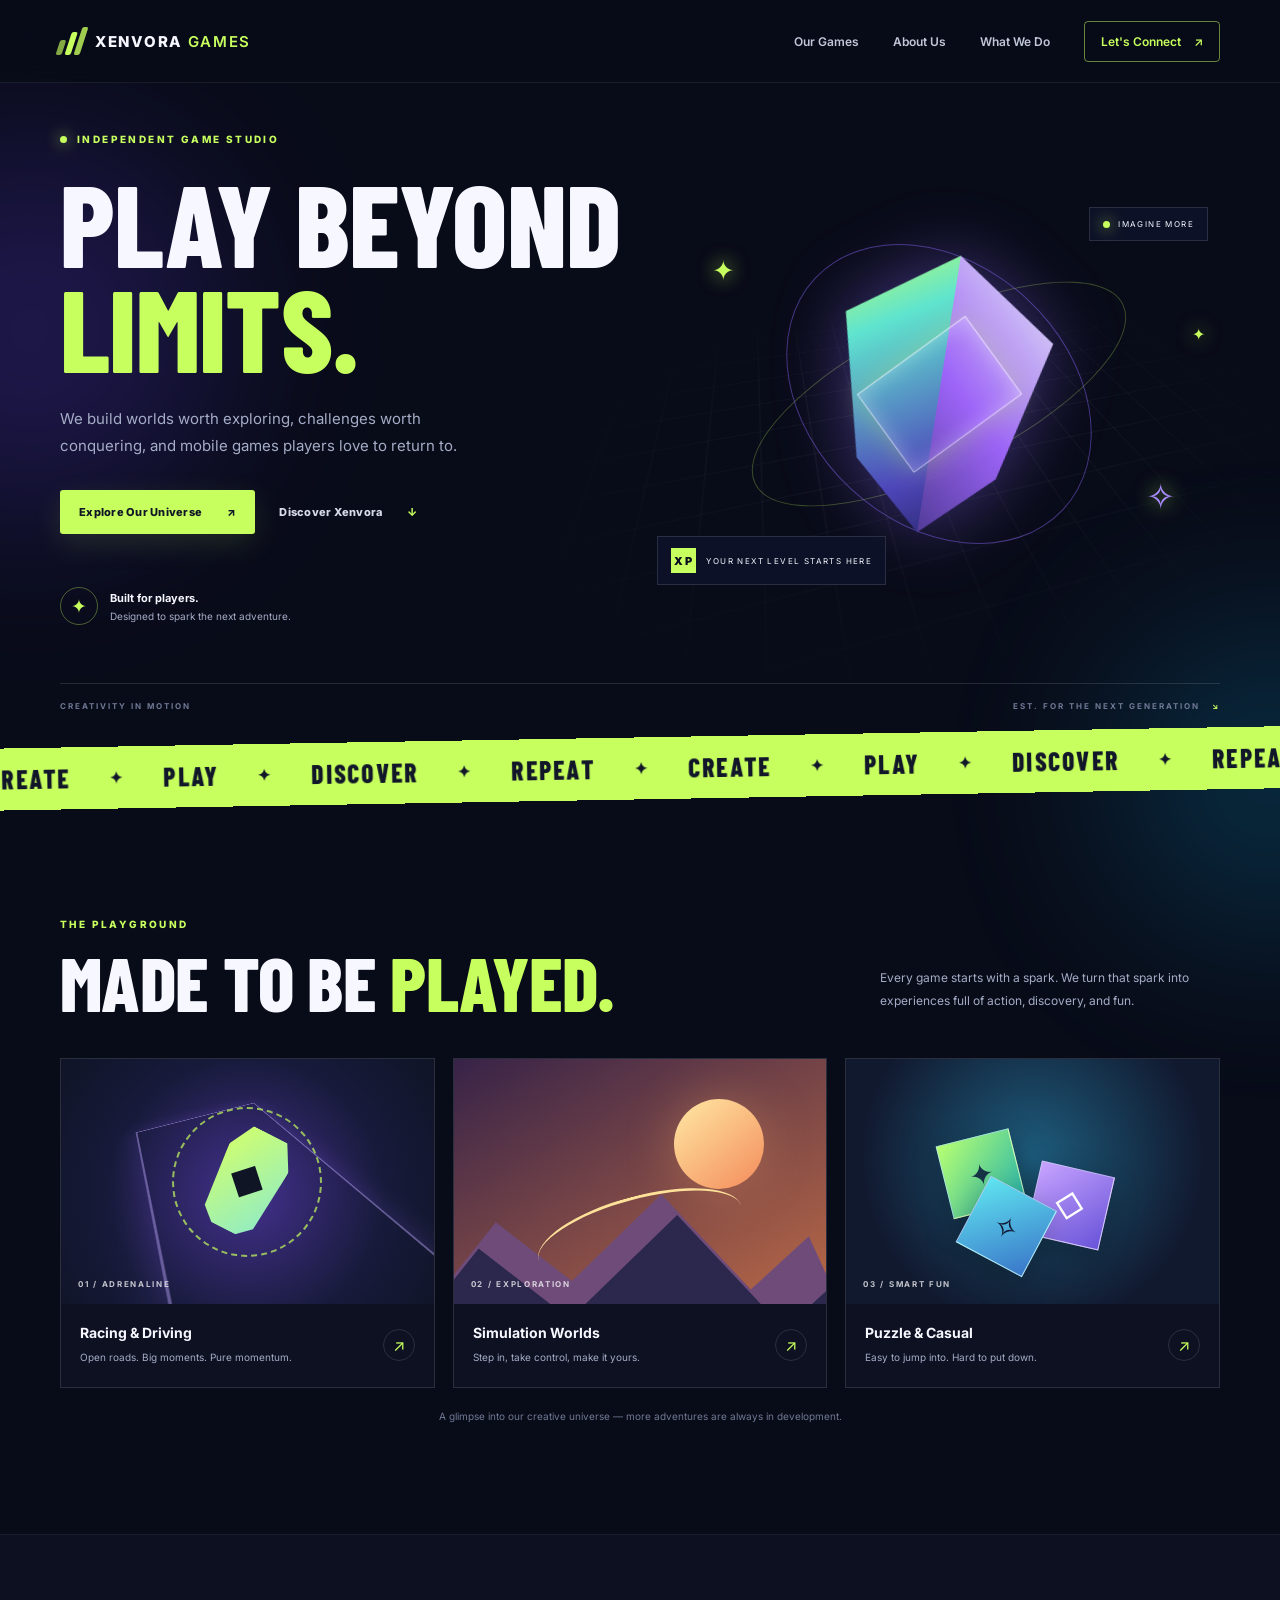
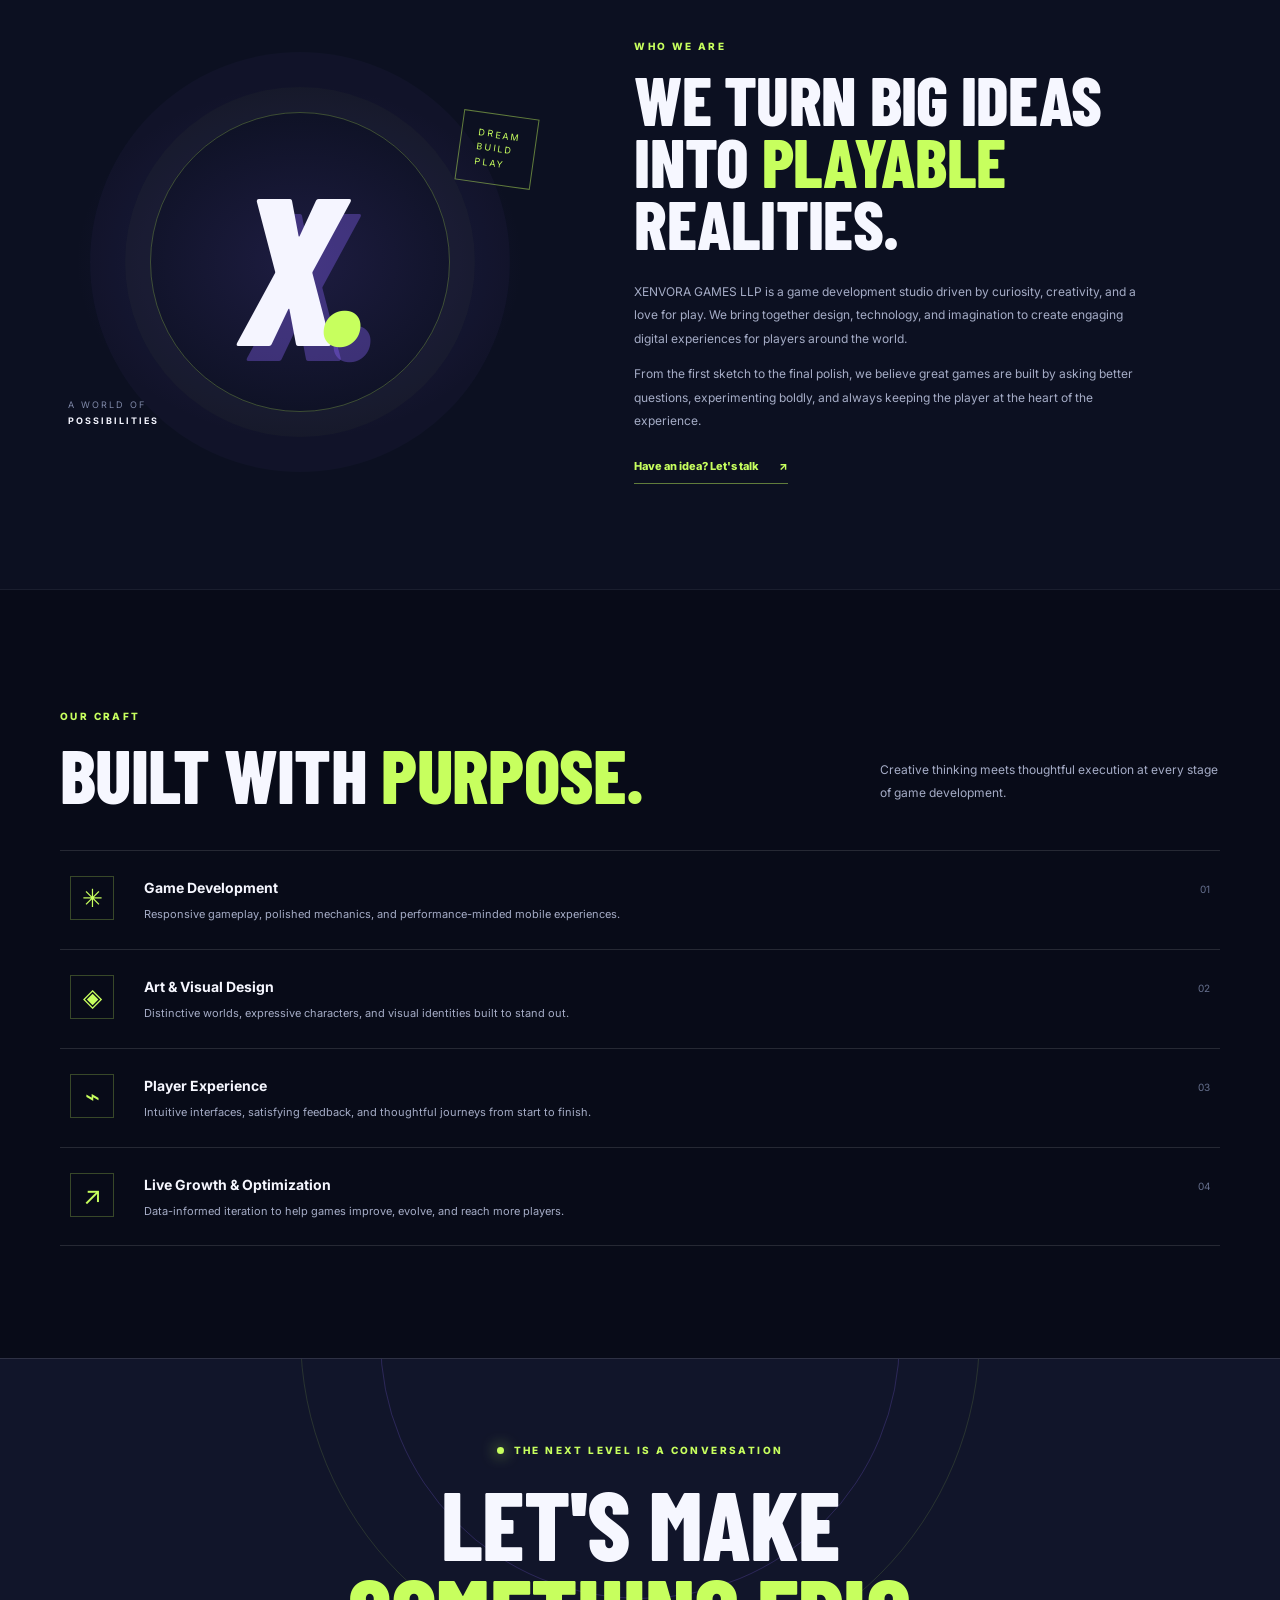
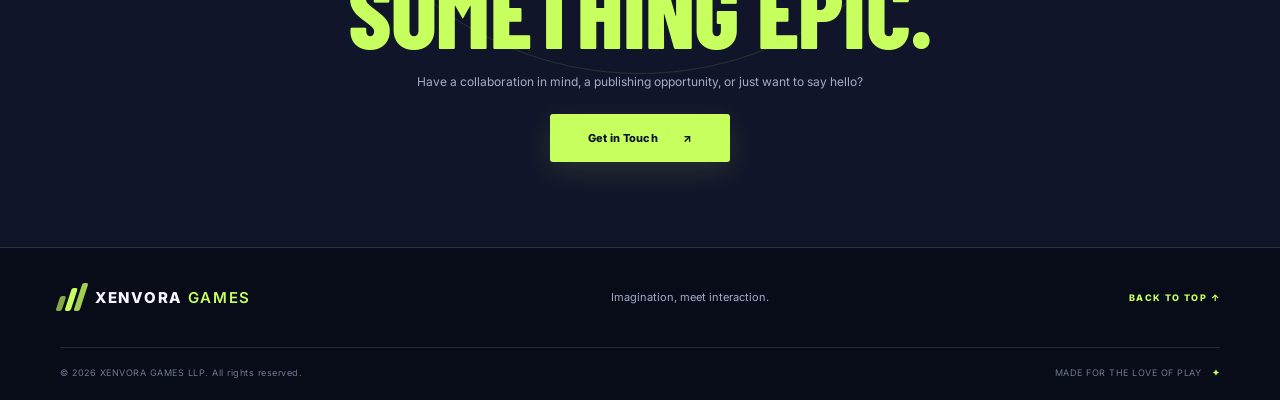
<file: index.html>
<!DOCTYPE html>
<html lang="en">
<head>
  <meta charset="UTF-8" />
  <meta name="viewport" content="width=device-width, initial-scale=1.0" />
  <meta name="description" content="XENVORA GAMES LLP creates immersive mobile games, bold worlds, and memorable player experiences." />
  <meta name="theme-color" content="#080b18" />
  <title>XENVORA GAMES LLP — Play Beyond Limits</title>
  <link rel="preconnect" href="https://fonts.googleapis.com" />
  <link rel="preconnect" href="https://fonts.gstatic.com" crossorigin />
  <link href="https://fonts.googleapis.com/css2?family=Barlow+Condensed:wght@500;600;700;800&family=Inter:wght@400;500;600;700;800&display=swap" rel="stylesheet" />
  <link rel="stylesheet" href="style.css" />
</head>
<body>
  <div class="ambient ambient-one"></div>
  <div class="ambient ambient-two"></div>

  <header class="site-header" id="top">
    <nav class="nav container" aria-label="Main navigation">
      <a class="brand" href="#top" aria-label="Xenvora Games home">
        <span class="brand-mark"><span></span><span></span><span></span></span>
        <span class="brand-name">XENVORA <b>GAMES</b></span>
      </a>
      <button class="menu-toggle" id="menuToggle" aria-label="Open navigation" aria-expanded="false">
        <span></span><span></span><span></span>
      </button>
      <div class="nav-links" id="navLinks">
        <a href="#games">Our Games</a>
        <a href="#about">About Us</a>
        <a href="#expertise">What We Do</a>
        <a class="nav-cta" href="#contact">Let's Connect <span>↗</span></a>
      </div>
    </nav>
  </header>

  <main>
    <section class="hero container">
      <div class="hero-copy reveal">
        <div class="eyebrow"><span class="pulse-dot"></span> INDEPENDENT GAME STUDIO</div>
        <h1>PLAY BEYOND<br /><span>LIMITS.</span></h1>
        <p class="hero-description">We build worlds worth exploring, challenges worth conquering, and mobile games players love to return to.</p>
        <div class="hero-actions">
          <a class="button button-primary" href="#games">Explore Our Universe <span>↗</span></a>
          <a class="button button-quiet" href="#about">Discover Xenvora <span>↓</span></a>
        </div>
        <div class="hero-proof">
          <div class="proof-icon">✦</div>
          <div><strong>Built for players.</strong><small>Designed to spark the next adventure.</small></div>
        </div>
      </div>
      <div class="hero-art reveal" aria-label="Abstract neon gaming artwork">
        <div class="orbit orbit-a"></div><div class="orbit orbit-b"></div>
        <div class="art-grid"></div>
        <div class="floating-tag tag-top"><span class="tag-dot"></span> IMAGINE MORE</div>
        <div class="crystal">
          <div class="crystal-face face-left"></div>
          <div class="crystal-face face-right"></div>
          <div class="crystal-core"></div>
        </div>
        <div class="floating-tag tag-bottom"><span>XP</span> YOUR NEXT LEVEL STARTS HERE</div>
        <div class="spark spark-one">✦</div><div class="spark spark-two">✧</div><div class="spark spark-three">✦</div>
      </div>
      <div class="hero-bottomline"><span>CREATIVITY IN MOTION</span><span>EST. FOR THE NEXT GENERATION <i>↘</i></span></div>
    </section>

    <section class="ticker" aria-label="Our philosophy">
      <div class="ticker-track">
        <span>CREATE</span><i>✦</i><span>PLAY</span><i>✦</i><span>DISCOVER</span><i>✦</i><span>REPEAT</span><i>✦</i>
        <span>CREATE</span><i>✦</i><span>PLAY</span><i>✦</i><span>DISCOVER</span><i>✦</i><span>REPEAT</span><i>✦</i>
      </div>
    </section>

    <section class="section container" id="games">
      <div class="section-heading reveal">
        <div><div class="eyebrow">THE PLAYGROUND</div><h2>MADE TO BE <span>PLAYED.</span></h2></div>
        <p>Every game starts with a spark. We turn that spark into experiences full of action, discovery, and fun.</p>
      </div>
      <div class="game-grid">
        <article class="game-card game-card-purple reveal">
          <div class="game-visual visual-racer"><div class="road-lines"></div><div class="speed-ring"></div><div class="mini-car">◆</div><span class="visual-label">01 / ADRENALINE</span></div>
          <div class="game-info"><div><h3>Racing & Driving</h3><p>Open roads. Big moments. Pure momentum.</p></div><span class="card-arrow">↗</span></div>
        </article>
        <article class="game-card game-card-orange reveal">
          <div class="game-visual visual-world"><div class="sun-orb"></div><div class="mountain mountain-back"></div><div class="mountain mountain-front"></div><div class="world-path"></div><span class="visual-label">02 / EXPLORATION</span></div>
          <div class="game-info"><div><h3>Simulation Worlds</h3><p>Step in, take control, make it yours.</p></div><span class="card-arrow">↗</span></div>
        </article>
        <article class="game-card game-card-blue reveal">
          <div class="game-visual visual-puzzle"><div class="puzzle-piece piece-one">✦</div><div class="puzzle-piece piece-two">◇</div><div class="puzzle-piece piece-three">✧</div><span class="visual-label">03 / SMART FUN</span></div>
          <div class="game-info"><div><h3>Puzzle & Casual</h3><p>Easy to jump into. Hard to put down.</p></div><span class="card-arrow">↗</span></div>
        </article>
      </div>
      <p class="section-note">A glimpse into our creative universe — more adventures are always in development.</p>
    </section>

    <section class="about-section" id="about">
      <div class="container about-layout">
        <div class="about-art reveal">
          <div class="about-ring"></div><div class="about-symbol">X<span>.</span></div>
          <div class="about-stamp">DREAM<br />BUILD<br />PLAY</div>
          <div class="about-caption">A WORLD OF<br /><b>POSSIBILITIES</b></div>
        </div>
        <div class="about-copy reveal">
          <div class="eyebrow">WHO WE ARE</div>
          <h2>WE TURN BIG IDEAS<br />INTO <span>PLAYABLE</span><br />REALITIES.</h2>
          <p>XENVORA GAMES LLP is a game development studio driven by curiosity, creativity, and a love for play. We bring together design, technology, and imagination to create engaging digital experiences for players around the world.</p>
          <p>From the first sketch to the final polish, we believe great games are built by asking better questions, experimenting boldly, and always keeping the player at the heart of the experience.</p>
          <a class="text-link" href="#contact">Have an idea? Let's talk <span>↗</span></a>
        </div>
      </div>
    </section>

    <section class="section container" id="expertise">
      <div class="section-heading reveal">
        <div><div class="eyebrow">OUR CRAFT</div><h2>BUILT WITH <span>PURPOSE.</span></h2></div>
        <p>Creative thinking meets thoughtful execution at every stage of game development.</p>
      </div>
      <div class="expertise-grid">
        <article class="expertise-item reveal"><div class="expertise-icon">✳</div><div><h3>Game Development</h3><p>Responsive gameplay, polished mechanics, and performance-minded mobile experiences.</p></div><span class="expertise-number">01</span></article>
        <article class="expertise-item reveal"><div class="expertise-icon">◈</div><div><h3>Art & Visual Design</h3><p>Distinctive worlds, expressive characters, and visual identities built to stand out.</p></div><span class="expertise-number">02</span></article>
        <article class="expertise-item reveal"><div class="expertise-icon">⌁</div><div><h3>Player Experience</h3><p>Intuitive interfaces, satisfying feedback, and thoughtful journeys from start to finish.</p></div><span class="expertise-number">03</span></article>
        <article class="expertise-item reveal"><div class="expertise-icon">↗</div><div><h3>Live Growth & Optimization</h3><p>Data-informed iteration to help games improve, evolve, and reach more players.</p></div><span class="expertise-number">04</span></article>
      </div>
    </section>

    <section class="contact-section" id="contact">
      <div class="container contact-content reveal">
        <div class="eyebrow"><span class="pulse-dot"></span> THE NEXT LEVEL IS A CONVERSATION</div>
        <h2>LET'S MAKE<br /><span>SOMETHING EPIC.</span></h2>
        <p>Have a collaboration in mind, a publishing opportunity, or just want to say hello?</p>
        <a class="button button-primary button-large" href="mailto:hello@xenvoragames.com">Get in Touch <span>↗</span></a>
        <div class="contact-orbit contact-orbit-one"></div><div class="contact-orbit contact-orbit-two"></div>
      </div>
    </section>
  </main>

  <footer class="footer">
    <div class="container footer-top">
      <a class="brand" href="#top"><span class="brand-mark"><span></span><span></span><span></span></span><span class="brand-name">XENVORA <b>GAMES</b></span></a>
      <p>Imagination, meet interaction.</p>
      <a class="back-top" href="#top">BACK TO TOP ↑</a>
    </div>
    <div class="container footer-bottom"><span>© <span id="year"></span> XENVORA GAMES LLP. All rights reserved.</span><span>MADE FOR THE LOVE OF PLAY <b>✦</b></span></div>
  </footer>

  <script src="script.js"></script>
</body>
</html>
</file>
<file: style.css>
/* XENVORA GAMES LLP — responsive studio landing page */
:root {
  --bg: #080b18;
  --bg-soft: #0d1123;
  --panel: #11162b;
  --text: #f6f7ff;
  --muted: #a5acc6;
  --lime: #c7ff5e;
  --purple: #8d68ff;
  --line: rgba(255,255,255,.12);
  --font: "Inter", sans-serif;
  --display: "Barlow Condensed", sans-serif;
}
* { box-sizing: border-box; }
html { scroll-behavior: smooth; scroll-padding-top: 88px; }
body { margin: 0; color: var(--text); background: var(--bg); font-family: var(--font); overflow-x: hidden; }
a { color: inherit; text-decoration: none; }
button { font: inherit; }
.container { width: min(1160px, calc(100% - 48px)); margin-inline: auto; }
.ambient { position: absolute; pointer-events: none; filter: blur(90px); opacity: .22; z-index: -1; border-radius: 50%; }
.ambient-one { width: 380px; height: 380px; top: 140px; left: -160px; background: #6d45ff; }
.ambient-two { width: 320px; height: 320px; top: 620px; right: -150px; background: #0c9fce; }
.site-header { position: sticky; top: 0; z-index: 20; background: rgba(8,11,24,.82); backdrop-filter: blur(18px); border-bottom: 1px solid rgba(255,255,255,.07); }
.nav { height: 82px; display: flex; align-items: center; justify-content: space-between; }
.brand { display: inline-flex; align-items: center; gap: 11px; white-space: nowrap; }
.brand-mark { display: inline-flex; align-items: end; gap: 3px; height: 28px; transform: skew(-18deg); }
.brand-mark span { width: 6px; border-radius: 2px; background: var(--lime); display: block; }
.brand-mark span:nth-child(1) { height: 15px; opacity: .65; }
.brand-mark span:nth-child(2) { height: 23px; }
.brand-mark span:nth-child(3) { height: 28px; opacity: .8; }
.brand-name { font-size: 15px; letter-spacing: 1.7px; font-weight: 800; }
.brand-name b { color: var(--lime); font-weight: 600; }
.nav-links { display: flex; align-items: center; gap: 34px; color: #c1c6d9; font-size: 12px; font-weight: 600; }
.nav-links > a:not(.nav-cta) { transition: color .2s ease; }
.nav-links > a:not(.nav-cta):hover { color: var(--lime); }
.nav-cta { border: 1px solid rgba(199,255,94,.5); padding: 12px 16px; border-radius: 4px; color: var(--lime); }
.nav-cta span { margin-left: 10px; }
.menu-toggle { display: none; border: 0; background: transparent; padding: 8px; cursor: pointer; }
.menu-toggle span { display: block; width: 23px; height: 2px; background: var(--text); margin: 5px; }
.hero { min-height: 640px; display: grid; grid-template-columns: 1.03fr .97fr; align-items: center; position: relative; padding-top: 50px; padding-bottom: 76px; }
.hero-copy { position: relative; z-index: 2; padding-bottom: 30px; }
.eyebrow { display: flex; align-items: center; gap: 10px; font-size: 10px; letter-spacing: 2.4px; font-weight: 800; color: var(--lime); }
.pulse-dot, .tag-dot { width: 7px; height: 7px; border-radius: 50%; background: var(--lime); box-shadow: 0 0 15px var(--lime); display: inline-block; }
h1, h2, h3, p { margin-top: 0; }
h1, h2 { font-family: var(--display); font-weight: 800; letter-spacing: -.7px; line-height: .91; }
h1 { font-size: clamp(76px, 9vw, 126px); margin: 25px 0 25px; }
h1 span, h2 span { color: var(--lime); }
.hero-description { max-width: 440px; font-size: 15px; line-height: 1.85; color: var(--muted); }
.hero-actions { display: flex; align-items: center; gap: 24px; flex-wrap: wrap; margin-top: 30px; }
.button { display: inline-flex; align-items: center; justify-content: center; gap: 25px; padding: 15px 19px; font-size: 11px; font-weight: 800; letter-spacing: .25px; border-radius: 3px; transition: transform .2s ease, box-shadow .2s ease, background .2s ease; }
.button:hover { transform: translateY(-3px); }
.button-primary { background: var(--lime); color: #101526; box-shadow: 0 9px 30px rgba(199,255,94,.12); }
.button-primary:hover { box-shadow: 0 12px 34px rgba(199,255,94,.24); }
.button-quiet { padding-inline: 0; color: #d6d9e8; }
.button-quiet span { color: var(--lime); }
.hero-proof { display: flex; gap: 12px; align-items: center; margin-top: 53px; }
.proof-icon { display: grid; place-items: center; width: 38px; height: 38px; border: 1px solid rgba(199,255,94,.35); color: var(--lime); border-radius: 50%; font-size: 19px; }
.hero-proof strong, .hero-proof small { display: block; }
.hero-proof strong { font-size: 11px; margin-bottom: 5px; }
.hero-proof small { font-size: 10px; color: var(--muted); }
.hero-art { height: 490px; position: relative; display: grid; place-items: center; isolation: isolate; }
.art-grid { position: absolute; inset: 7% 0 4%; background-image: linear-gradient(rgba(255,255,255,.06) 1px, transparent 1px), linear-gradient(90deg, rgba(255,255,255,.06) 1px, transparent 1px); background-size: 36px 36px; mask-image: radial-gradient(ellipse, black 5%, transparent 70%); transform: perspective(500px) rotateX(54deg) rotateZ(-17deg) scale(1.25); }
.orbit { position: absolute; border: 1px solid rgba(199,255,94,.27); border-radius: 50%; transform: rotate(-26deg); }
.orbit-a { width: 410px; height: 150px; }
.orbit-b { width: 340px; height: 260px; border-color: rgba(141,104,255,.45); transform: rotate(43deg); }
.crystal { width: 210px; height: 280px; position: relative; filter: drop-shadow(0 0 36px rgba(141,104,255,.45)); transform: rotate(9deg); animation: float 6s ease-in-out infinite; }
.crystal-face { position: absolute; inset: 0; clip-path: polygon(50% 0, 100% 26%, 83% 77%, 50% 100%, 16% 77%, 0 26%); }
.face-left { background: linear-gradient(150deg, #c7ff5e 0%, #5fe4cf 25%, #4e46bb 70%, #191b4c 100%); clip-path: polygon(50% 0, 50% 100%, 16% 77%, 0 26%); }
.face-right { background: linear-gradient(45deg, #25245e, #a267ff 55%, #f1f5ff); clip-path: polygon(50% 0, 100% 26%, 83% 77%, 50% 100%); opacity: .95; }
.crystal-core { position: absolute; inset: 26% 27%; border: 1px solid rgba(255,255,255,.7); transform: rotate(45deg); box-shadow: 0 0 30px rgba(199,255,94,.35), inset 0 0 20px rgba(255,255,255,.3); }
.floating-tag { position: absolute; z-index: 3; padding: 11px 13px; font-size: 8px; letter-spacing: 1.4px; background: rgba(15,19,42,.86); border: 1px solid var(--line); backdrop-filter: blur(10px); }
.tag-top { top: 58px; right: 12px; display: flex; align-items: center; gap: 8px; }
.tag-bottom { bottom: 54px; left: 0; display: flex; align-items: center; gap: 10px; }
.tag-bottom span { display: grid; place-items: center; width: 25px; height: 25px; color: #0a1020; background: var(--lime); font-weight: 900; font-size: 11px; }
.spark { position: absolute; color: var(--lime); text-shadow: 0 0 20px var(--lime); }
.spark-one { top: 105px; left: 55px; font-size: 27px; }
.spark-two { bottom: 122px; right: 45px; font-size: 35px; color: #a98cff; }
.spark-three { top: 175px; right: 15px; font-size: 16px; }
.hero-bottomline { position: absolute; bottom: 20px; left: 0; right: 0; display: flex; justify-content: space-between; border-top: 1px solid var(--line); padding-top: 17px; color: #707995; font-size: 8px; letter-spacing: 2px; font-weight: 700; }
.hero-bottomline i { font-style: normal; color: var(--lime); margin-left: 8px; }
.ticker { overflow: hidden; background: var(--lime); color: #111729; transform: rotate(-1deg) scale(1.02); padding: 15px 0; margin: 7px 0 0; }
.ticker-track { display: flex; align-items: center; justify-content: space-around; gap: 38px; min-width: 900px; font-family: var(--display); font-size: 25px; font-weight: 800; letter-spacing: 2px; }
.ticker-track i { font-style: normal; font-size: 16px; }
.section { padding-top: 120px; padding-bottom: 112px; }
.section-heading { display: flex; align-items: end; justify-content: space-between; gap: 35px; margin-bottom: 42px; }
.section-heading h2, .about-copy h2, .contact-content h2 { font-size: clamp(48px, 6vw, 76px); margin: 17px 0 0; }
.section-heading > p { max-width: 340px; color: var(--muted); font-size: 12px; line-height: 1.9; margin-bottom: 4px; }
.game-grid { display: grid; grid-template-columns: repeat(3, 1fr); gap: 18px; }
.game-card { min-width: 0; border: 1px solid var(--line); background: #0d1122; transition: transform .25s ease, border-color .25s ease; }
.game-card:hover { transform: translateY(-7px); border-color: rgba(199,255,94,.45); }
.game-visual { height: 245px; position: relative; overflow: hidden; display: grid; place-items: center; }
.game-card-purple .game-visual { background: radial-gradient(circle at 50% 55%, #44318e, #171a3a 60%, #101426); }
.game-card-orange .game-visual { background: linear-gradient(150deg, #372348, #e17d45 130%); }
.game-card-blue .game-visual { background: radial-gradient(circle at 50% 40%, #1d5c7c, #11192f 72%); }
.visual-label { position: absolute; left: 17px; bottom: 15px; font-size: 8px; letter-spacing: 1.7px; color: rgba(255,255,255,.75); font-weight: 700; }
.road-lines { position: absolute; width: 180px; height: 290px; border: 2px solid rgba(191,168,255,.45); transform: perspective(170px) rotateX(40deg) rotateZ(-28deg); box-shadow: 0 0 30px rgba(141,104,255,.2); }
.speed-ring { position: absolute; width: 150px; height: 150px; border: 2px dashed rgba(199,255,94,.7); border-radius: 50%; }
.mini-car { width: 66px; height: 105px; display: grid; place-items: center; color: #101526; font-size: 37px; background: linear-gradient(120deg, #d3ff6a, #8eebc8); clip-path: polygon(22% 0, 78% 0, 100% 25%, 91% 88%, 70% 100%, 30% 100%, 9% 88%, 0 25%); transform: rotate(27deg); box-shadow: 0 0 40px #c7ff5e; }
.sun-orb { width: 90px; height: 90px; border-radius: 50%; background: linear-gradient(140deg, #ffe9a4, #f48b5b); position: absolute; top: 40px; right: 62px; box-shadow: 0 0 50px rgba(255,174,104,.3); }
.mountain { position: absolute; bottom: -30px; width: 120%; height: 140px; clip-path: polygon(0 100%, 20% 20%, 37% 62%, 57% 0, 77% 68%, 90% 30%, 100% 100%); }
.mountain-back { background: #6e4b79; transform: translateX(-10px); }
.mountain-front { background: #2c284d; bottom: -65px; transform: scale(1.2); }
.world-path { position: absolute; width: 210px; height: 75px; border-top: 3px solid #ffe29a; border-radius: 50%; bottom: 33px; transform: rotate(-15deg); }
.puzzle-piece { position: absolute; display: grid; place-items: center; width: 75px; height: 75px; font-size: 30px; border: 1px solid rgba(255,255,255,.55); box-shadow: 0 10px 30px rgba(0,0,0,.25); }
.piece-one { background: linear-gradient(135deg, #b7ff71, #27b5ac); transform: rotate(-14deg) translate(-48px, -20px); color: #173347; }
.piece-two { background: linear-gradient(135deg, #c7a3ff, #6954d9); transform: rotate(13deg) translate(42px, 15px); color: #fff; }
.piece-three { background: linear-gradient(135deg, #5fe4f0, #3a77c9); transform: rotate(28deg) translate(-2px, 52px); color: #101a32; }
.game-info { padding: 20px 19px 22px; display: flex; align-items: center; justify-content: space-between; gap: 15px; }
.game-info h3 { font-size: 14px; margin-bottom: 8px; }
.game-info p { font-size: 10px; line-height: 1.6; color: var(--muted); margin: 0; }
.card-arrow { display: grid; place-items: center; width: 32px; height: 32px; border: 1px solid var(--line); border-radius: 50%; color: var(--lime); flex-shrink: 0; }
.section-note { margin: 22px 0 0; color: #717994; font-size: 10px; text-align: center; }
.about-section { background: #0c1021; border-top: 1px solid rgba(255,255,255,.06); border-bottom: 1px solid rgba(255,255,255,.06); overflow: hidden; }
.about-layout { display: grid; grid-template-columns: .9fr 1.1fr; align-items: center; gap: 95px; padding-top: 105px; padding-bottom: 105px; }
.about-art { min-height: 380px; position: relative; display: grid; place-items: center; background: radial-gradient(ellipse, rgba(91,72,177,.22), transparent 66%); }
.about-ring { position: absolute; width: 300px; height: 300px; border: 1px solid rgba(199,255,94,.25); border-radius: 50%; box-shadow: 0 0 0 25px rgba(199,255,94,.025), 0 0 0 60px rgba(141,104,255,.035); }
.about-symbol { font-family: var(--display); font-size: 210px; font-weight: 800; line-height: 1; letter-spacing: -20px; color: #f5f5ff; text-shadow: 12px 15px 0 rgba(141,104,255,.35); transform: skew(-8deg); }
.about-symbol span { color: var(--lime); }
.about-stamp { position: absolute; top: 42px; right: 4px; padding: 13px 16px; border: 1px solid rgba(199,255,94,.45); color: var(--lime); font-size: 9px; line-height: 1.6; letter-spacing: 2px; transform: rotate(8deg); }
.about-caption { position: absolute; bottom: 23px; left: 8px; color: #7f88a8; font-size: 9px; letter-spacing: 2px; line-height: 1.8; }
.about-caption b { color: #f4f5ff; }
.about-copy h2 { font-size: clamp(46px, 5.4vw, 68px); margin-bottom: 25px; }
.about-copy p { color: var(--muted); font-size: 12px; line-height: 1.95; max-width: 520px; }
.text-link { display: inline-flex; align-items: center; gap: 20px; margin-top: 15px; color: var(--lime); font-size: 11px; font-weight: 800; border-bottom: 1px solid rgba(199,255,94,.45); padding-bottom: 10px; }
.expertise-grid { border-top: 1px solid var(--line); }
.expertise-item { display: grid; grid-template-columns: 54px 1fr 35px; align-items: start; gap: 20px; padding: 25px 10px; border-bottom: 1px solid var(--line); transition: background .2s ease; }
.expertise-item:hover { background: rgba(255,255,255,.025); }
.expertise-icon { color: var(--lime); font-size: 25px; width: 44px; height: 44px; display: grid; place-items: center; border: 1px solid rgba(199,255,94,.25); }
.expertise-item h3 { font-size: 14px; margin: 3px 0 9px; }
.expertise-item p { font-size: 11px; color: var(--muted); line-height: 1.7; margin: 0; max-width: 650px; }
.expertise-number { font-size: 10px; color: #66708e; padding-top: 7px; text-align: right; }
.contact-section { position: relative; overflow: hidden; background: #11152a; border-top: 1px solid var(--line); border-bottom: 1px solid var(--line); }
.contact-content { min-height: 440px; padding-top: 85px; padding-bottom: 85px; text-align: center; position: relative; z-index: 1; }
.contact-content .eyebrow { justify-content: center; }
.contact-content h2 { font-size: clamp(58px, 8vw, 96px); margin: 23px 0 20px; }
.contact-content p { color: var(--muted); font-size: 12px; margin-bottom: 25px; }
.button-large { min-width: 180px; padding: 17px 22px; }
.contact-orbit { position: absolute; border: 1px solid rgba(141,104,255,.22); border-radius: 50%; pointer-events: none; z-index: -1; }
.contact-orbit-one { width: 520px; height: 520px; top: -280px; left: calc(50% - 260px); }
.contact-orbit-two { width: 680px; height: 680px; top: -365px; left: calc(50% - 340px); border-color: rgba(199,255,94,.13); }
.footer { background: #080b18; }
.footer-top { min-height: 100px; display: flex; align-items: center; justify-content: space-between; gap: 25px; border-bottom: 1px solid var(--line); }
.footer-top p { color: var(--muted); font-size: 11px; margin: 0; }
.back-top { font-size: 9px; color: var(--lime); letter-spacing: 1.4px; font-weight: 800; }
.footer-bottom { display: flex; justify-content: space-between; gap: 20px; padding-top: 19px; padding-bottom: 22px; color: #717994; font-size: 9px; letter-spacing: .5px; }
.footer-bottom b { color: var(--lime); margin-left: 7px; }
.reveal { opacity: 0; transform: translateY(18px); transition: opacity .7s ease, transform .7s ease; }
.reveal.is-visible { opacity: 1; transform: translateY(0); }
@keyframes float { 0%, 100% { transform: translateY(0) rotate(9deg); } 50% { transform: translateY(-14px) rotate(5deg); } }

@media (max-width: 900px) {
  .hero { grid-template-columns: 1fr .8fr; min-height: 590px; }
  .hero-art { transform: scale(.85); transform-origin: center right; margin-left: -50px; }
  .hero h1 { font-size: clamp(72px, 10vw, 100px); }
  .about-layout { gap: 40px; }
  .game-visual { height: 205px; }
  .section-heading { align-items: start; }
}
@media (max-width: 680px) {
  .container { width: min(100% - 34px, 520px); }
  .nav { height: 70px; }
  .brand-name { font-size: 13px; }
  .menu-toggle { display: block; }
  .nav-links { display: none; position: absolute; top: 69px; left: 0; right: 0; padding: 22px 24px 26px; background: rgba(8,11,24,.98); border-bottom: 1px solid var(--line); flex-direction: column; align-items: stretch; gap: 20px; }
  .nav-links.open { display: flex; }
  .nav-cta { text-align: center; }
  .hero { display: flex; flex-direction: column; align-items: stretch; padding-top: 60px; padding-bottom: 65px; }
  .hero-copy { padding-bottom: 0; }
  h1 { font-size: clamp(74px, 20vw, 110px); margin-top: 22px; }
  .hero-description { font-size: 13px; max-width: 380px; }
  .hero-proof { margin-top: 35px; }
  .hero-art { width: 100%; height: 340px; margin: 10px 0 0; transform: none; }
  .crystal { transform: scale(.75) rotate(9deg); }
  .orbit-a { width: 300px; height: 115px; }
  .orbit-b { width: 250px; height: 190px; }
  .tag-top { top: 24px; right: 0; }
  .tag-bottom { bottom: 22px; left: 0; }
  .hero-bottomline { bottom: 0; font-size: 7px; letter-spacing: 1px; }
  .hero-bottomline span:last-child { text-align: right; }
  .ticker { margin-top: 0; padding: 12px 0; }
  .ticker-track { justify-content: flex-start; gap: 24px; font-size: 21px; }
  .section { padding-top: 78px; padding-bottom: 75px; }
  .section-heading { display: block; margin-bottom: 28px; }
  .section-heading h2 { font-size: 56px; }
  .section-heading > p { margin-top: 20px; max-width: 420px; }
  .game-grid { grid-template-columns: 1fr; gap: 15px; }
  .game-visual { height: 230px; }
  .game-info { padding: 18px; }
  .about-layout { grid-template-columns: 1fr; gap: 38px; padding-top: 65px; padding-bottom: 70px; }
  .about-art { min-height: 300px; }
  .about-ring { width: 235px; height: 235px; }
  .about-symbol { font-size: 165px; }
  .about-stamp { right: 8%; top: 15px; }
  .about-caption { bottom: 10px; left: 8%; }
  .about-copy h2 { font-size: 54px; }
  .expertise-item { grid-template-columns: 43px 1fr 22px; gap: 13px; padding: 21px 0; }
  .expertise-icon { width: 38px; height: 38px; font-size: 21px; }
  .expertise-item h3 { font-size: 13px; }
  .expertise-item p { font-size: 10px; }
  .contact-content { min-height: 380px; padding-top: 75px; padding-bottom: 70px; }
  .contact-content .eyebrow { font-size: 8px; letter-spacing: 1.5px; }
  .contact-content h2 { font-size: clamp(55px, 14vw, 78px); }
  .footer-top { padding-top: 25px; padding-bottom: 25px; flex-wrap: wrap; }
  .footer-top p { order: 3; width: 100%; }
  .footer-bottom { flex-direction: column; line-height: 1.7; }
}
@media (prefers-reduced-motion: reduce) {
  *, *::before, *::after { scroll-behavior: auto !important; animation-duration: .01ms !important; transition-duration: .01ms !important; }
  .reveal { opacity: 1; transform: none; }
}
</file>
